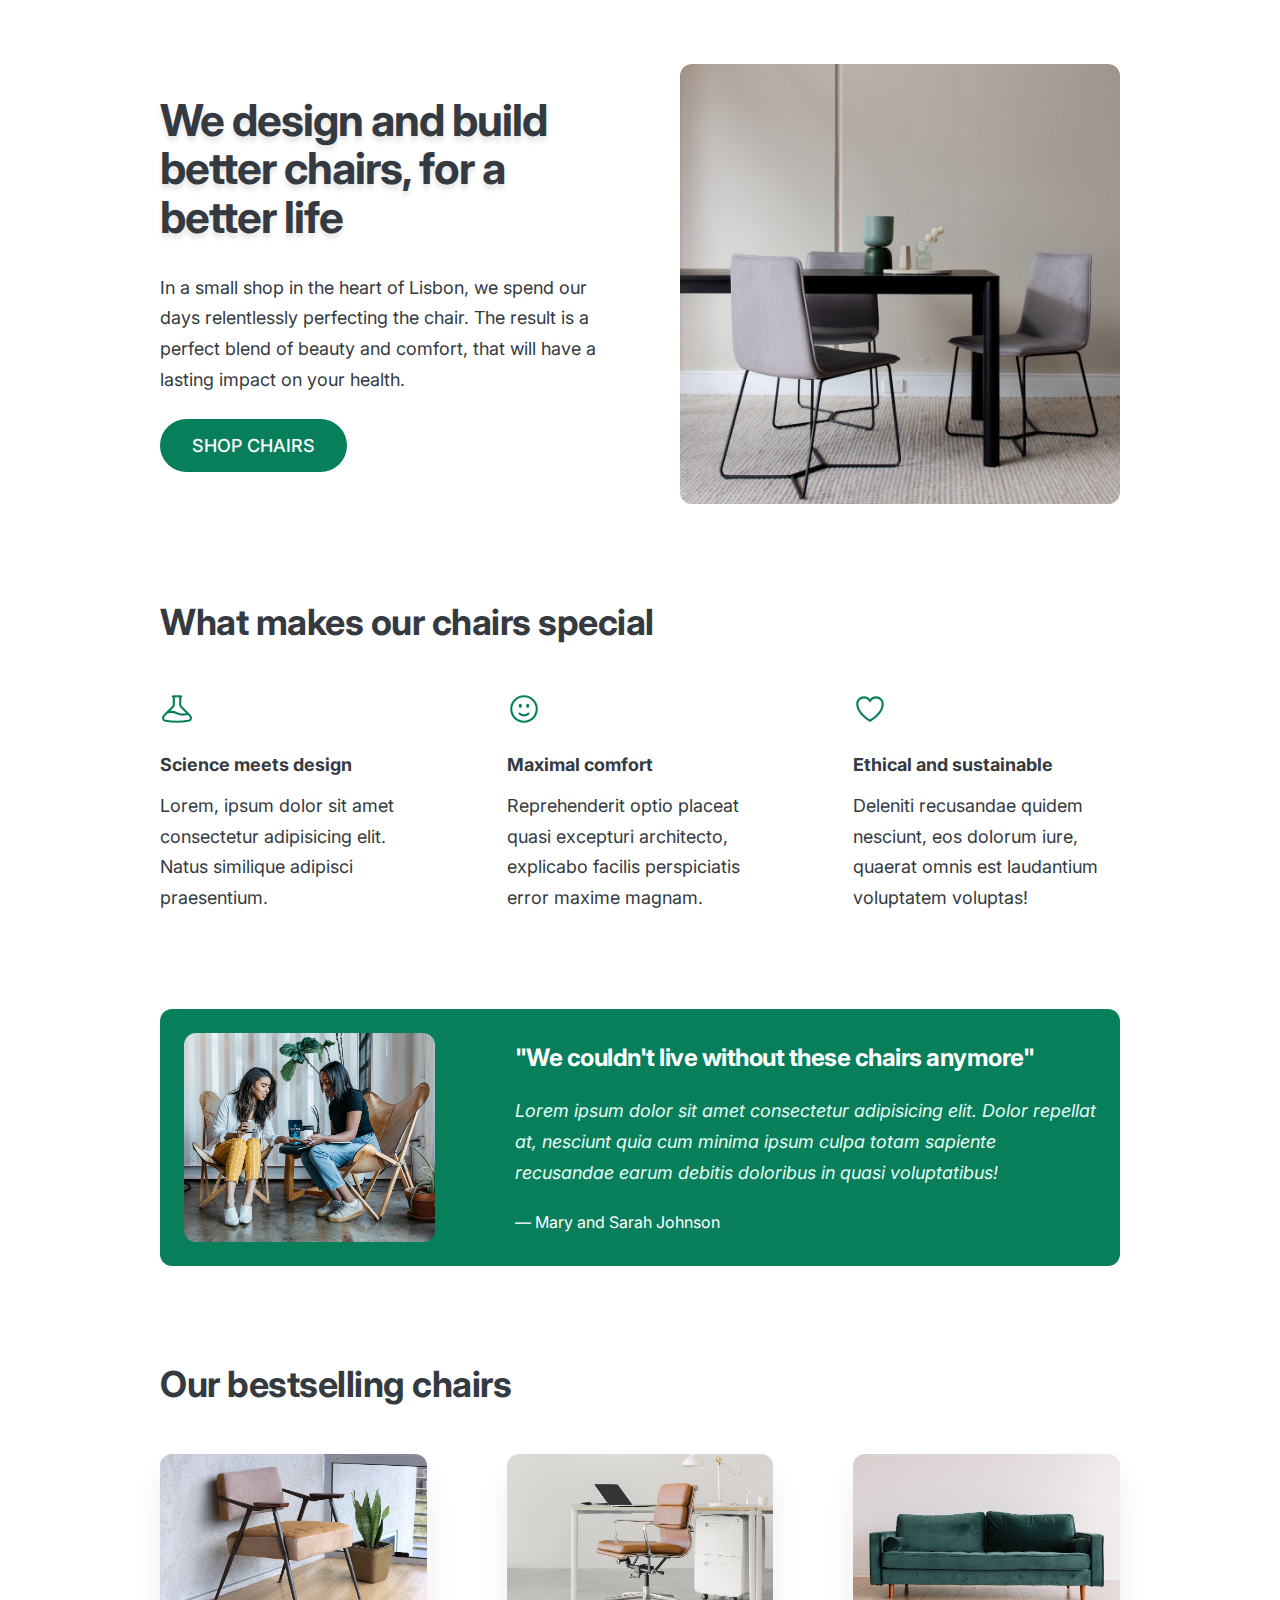
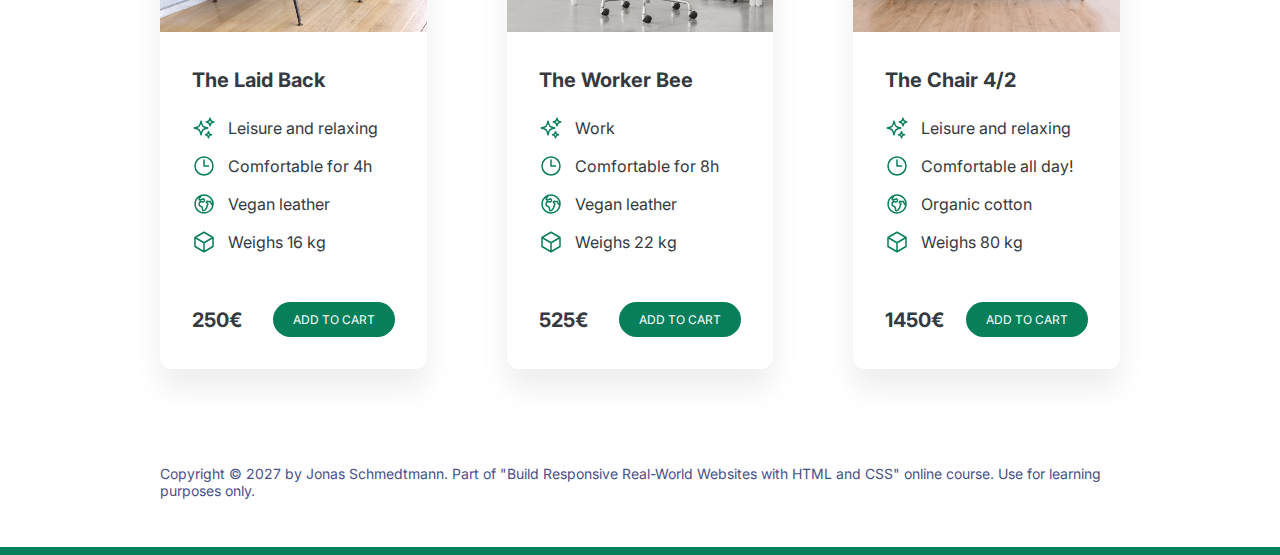
<file: 05-Design/index.html>
<!DOCTYPE html>
<html lang="en">
  <head>
    <meta charset="UTF-8" />
    <meta http-equiv="X-UA-Compatible" content="IE=edge" />
    <meta name="viewport" content="width=device-width, initial-scale=1.0" />
    <link rel="preconnect" href="https://fonts.googleapis.com">
    <link rel="preconnect" href="https://fonts.gstatic.com" crossorigin>
    <link href="https://fonts.googleapis.com/css2?family=Inter:wght@400;500;700&display=swap" rel="stylesheet">
    <link rel="stylesheet" href="style.css" />
    <title>Lisbon Chair Shop</title>
  </head>
  <body>
    <div class="container">
      <header>
        <div class="header-text-box">
          <h1>We design and build better chairs, for a better life</h1>
          <p class="header-text">
            In a small shop in the heart of Lisbon, we spend our days
            relentlessly perfecting the chair. The result is a perfect blend of
            beauty and comfort, that will have a lasting impact on your health.
          </p>
          <a class="btn btn--big" href="#">Shop chairs</a>
        </div>
        <img src="hero.jpg" alt="Photo" />
      </header>

      <section>
        <h2>What makes our chairs special</h2>
        <div class="grid-3-cols">
          <div>
            <svg xmlns="http://www.w3.org/2000/svg" fill="none" viewBox="0 0 24 24" stroke-width="1.5" stroke="currentColor" class="features-icon">
              <path stroke-linecap="round" stroke-linejoin="round" d="M9.75 3.104v5.714a2.25 2.25 0 0 1-.659 1.591L5 14.5M9.75 3.104c-.251.023-.501.05-.75.082m.75-.082a24.301 24.301 0 0 1 4.5 0m0 0v5.714c0 .597.237 1.17.659 1.591L19.8 15.3M14.25 3.104c.251.023.501.05.75.082M19.8 15.3l-1.57.393A9.065 9.065 0 0 1 12 15a9.065 9.065 0 0 0-6.23-.693L5 14.5m14.8.8 1.402 1.402c1.232 1.232.65 3.318-1.067 3.611A48.309 48.309 0 0 1 12 21c-2.773 0-5.491-.235-8.135-.687-1.718-.293-2.3-2.379-1.067-3.61L5 14.5" />
            </svg>
            
            <p class="features-title"><strong>Science meets design</strong></p>
            <p class="features-text">
              Lorem, ipsum dolor sit amet consectetur adipisicing elit. Natus
              similique adipisci praesentium.
            </p>
          </div>

          <div>
            <svg xmlns="http://www.w3.org/2000/svg" fill="none" viewBox="0 0 24 24" stroke-width="1.5" stroke="currentColor" class="features-icon">
              <path stroke-linecap="round" stroke-linejoin="round" d="M15.182 15.182a4.5 4.5 0 0 1-6.364 0M21 12a9 9 0 1 1-18 0 9 9 0 0 1 18 0ZM9.75 9.75c0 .414-.168.75-.375.75S9 10.164 9 9.75 9.168 9 9.375 9s.375.336.375.75Zm-.375 0h.008v.015h-.008V9.75Zm5.625 0c0 .414-.168.75-.375.75s-.375-.336-.375-.75.168-.75.375-.75.375.336.375.75Zm-.375 0h.008v.015h-.008V9.75Z" />
            </svg>
            <p class="features-title">
              <strong>Maximal comfort</strong>
            </p>
            <p class="features-text">
              Reprehenderit optio placeat quasi excepturi architecto, explicabo
              facilis perspiciatis error maxime magnam.
            </p>
          </div>

          <div>
            <svg xmlns="http://www.w3.org/2000/svg" fill="none" viewBox="0 0 24 24" stroke-width="1.5" stroke="currentColor" class="features-icon">
              <path stroke-linecap="round" stroke-linejoin="round" d="M21 8.25c0-2.485-2.099-4.5-4.688-4.5-1.935 0-3.597 1.126-4.312 2.733-.715-1.607-2.377-2.733-4.313-2.733C5.1 3.75 3 5.765 3 8.25c0 7.22 9 12 9 12s9-4.78 9-12Z" />
            </svg>
            
            <p class="features-title">
              <strong>Ethical and sustainable</strong>
            </p>
            <p class="features-text">
              Deleniti recusandae quidem nesciunt, eos dolorum iure, quaerat
              omnis est laudantium voluptatem voluptas!
            </p>
          </div>
        </div>
      </section>

      <section class="testimonial-section">
        <div class="grid-3-cols">
          <img src="customers.jpg" alt="People sitting on chairs" />
          <div class="testimonial-box">
            <h2>"We couldn't live without these chairs anymore"</h2>
            <blockquote class="testimonial-text">
              Lorem ipsum dolor sit amet consectetur adipisicing elit. Dolor
              repellat at, nesciunt quia cum minima ipsum culpa totam sapiente
              recusandae earum debitis doloribus in quasi voluptatibus!
            </blockquote>
            <p class="testimonial-author">&mdash; Mary and Sarah Johnson</p>
          </div>
        </div>
      </section>

      <section>
        <h2>Our bestselling chairs</h2>
        <div class="grid-3-cols">
          <figure class="chair">
            <img src="chair-1.jpg" alt="Chair" />
            <div class="chair-box">
              <h3>The Laid Back</h3>
              <ul class="chair-details">
                <li>
                  <svg xmlns="http://www.w3.org/2000/svg" fill="none" viewBox="0 0 24 24" stroke-width="1.5" stroke="currentColor" class="chair-icon">
                    <path stroke-linecap="round" stroke-linejoin="round" d="M9.813 15.904 9 18.75l-.813-2.846a4.5 4.5 0 0 0-3.09-3.09L2.25 12l2.846-.813a4.5 4.5 0 0 0 3.09-3.09L9 5.25l.813 2.846a4.5 4.5 0 0 0 3.09 3.09L15.75 12l-2.846.813a4.5 4.5 0 0 0-3.09 3.09ZM18.259 8.715 18 9.75l-.259-1.035a3.375 3.375 0 0 0-2.455-2.456L14.25 6l1.036-.259a3.375 3.375 0 0 0 2.455-2.456L18 2.25l.259 1.035a3.375 3.375 0 0 0 2.456 2.456L21.75 6l-1.035.259a3.375 3.375 0 0 0-2.456 2.456ZM16.894 20.567 16.5 21.75l-.394-1.183a2.25 2.25 0 0 0-1.423-1.423L13.5 18.75l1.183-.394a2.25 2.25 0 0 0 1.423-1.423l.394-1.183.394 1.183a2.25 2.25 0 0 0 1.423 1.423l1.183.394-1.183.394a2.25 2.25 0 0 0-1.423 1.423Z" />
                  </svg>
                  
                  <!-- Span is a generic INLINE text element, it doesn't have any meaning. It's like a div element, but inline -->
                  <span>Leisure and relaxing</span>
                </li>
                <li>
                  <svg xmlns="http://www.w3.org/2000/svg" fill="none" viewBox="0 0 24 24" stroke-width="1.5" stroke="currentColor" class="chair-icon">
                    <path stroke-linecap="round" stroke-linejoin="round" d="M12 6v6h4.5m4.5 0a9 9 0 1 1-18 0 9 9 0 0 1 18 0Z" />
                  </svg>
                  
                  <span>Comfortable for 4h</span>
                </li>
                <li>
                  <svg xmlns="http://www.w3.org/2000/svg" fill="none" viewBox="0 0 24 24" stroke-width="1.5" stroke="currentColor" class="chair-icon">
                    <path stroke-linecap="round" stroke-linejoin="round" d="m20.893 13.393-1.135-1.135a2.252 2.252 0 0 1-.421-.585l-1.08-2.16a.414.414 0 0 0-.663-.107.827.827 0 0 1-.812.21l-1.273-.363a.89.89 0 0 0-.738 1.595l.587.39c.59.395.674 1.23.172 1.732l-.2.2c-.212.212-.33.498-.33.796v.41c0 .409-.11.809-.32 1.158l-1.315 2.191a2.11 2.11 0 0 1-1.81 1.025 1.055 1.055 0 0 1-1.055-1.055v-1.172c0-.92-.56-1.747-1.414-2.089l-.655-.261a2.25 2.25 0 0 1-1.383-2.46l.007-.042a2.25 2.25 0 0 1 .29-.787l.09-.15a2.25 2.25 0 0 1 2.37-1.048l1.178.236a1.125 1.125 0 0 0 1.302-.795l.208-.73a1.125 1.125 0 0 0-.578-1.315l-.665-.332-.091.091a2.25 2.25 0 0 1-1.591.659h-.18c-.249 0-.487.1-.662.274a.931.931 0 0 1-1.458-1.137l1.411-2.353a2.25 2.25 0 0 0 .286-.76m11.928 9.869A9 9 0 0 0 8.965 3.525m11.928 9.868A9 9 0 1 1 8.965 3.525" />
                  </svg>
                  
                  <span>Vegan leather</span>
                </li>
                <li>
                  <svg xmlns="http://www.w3.org/2000/svg" fill="none" viewBox="0 0 24 24" stroke-width="1.5" stroke="currentColor" class="chair-icon">
                    <path stroke-linecap="round" stroke-linejoin="round" d="m21 7.5-9-5.25L3 7.5m18 0-9 5.25m9-5.25v9l-9 5.25M3 7.5l9 5.25M3 7.5v9l9 5.25m0-9v9" />
                  </svg>
                  
                  <span>Weighs 16 kg</span>
                </li>
              </ul>
              <div class="chair-price">
                <strong>250€</strong>
                <a href="#" class="btn btn--small">Add to cart</a>
              </div>
            </div>
          </figure>

          <figure class="chair">
            <img src="chair-2.jpg" alt="Chair" />
            <div class="chair-box">
              <h3>The Worker Bee</h3>
              <ul class="chair-details">
                <li>
                  <svg xmlns="http://www.w3.org/2000/svg" fill="none" viewBox="0 0 24 24" stroke-width="1.5" stroke="currentColor" class="chair-icon">
                    <path stroke-linecap="round" stroke-linejoin="round" d="M9.813 15.904 9 18.75l-.813-2.846a4.5 4.5 0 0 0-3.09-3.09L2.25 12l2.846-.813a4.5 4.5 0 0 0 3.09-3.09L9 5.25l.813 2.846a4.5 4.5 0 0 0 3.09 3.09L15.75 12l-2.846.813a4.5 4.5 0 0 0-3.09 3.09ZM18.259 8.715 18 9.75l-.259-1.035a3.375 3.375 0 0 0-2.455-2.456L14.25 6l1.036-.259a3.375 3.375 0 0 0 2.455-2.456L18 2.25l.259 1.035a3.375 3.375 0 0 0 2.456 2.456L21.75 6l-1.035.259a3.375 3.375 0 0 0-2.456 2.456ZM16.894 20.567 16.5 21.75l-.394-1.183a2.25 2.25 0 0 0-1.423-1.423L13.5 18.75l1.183-.394a2.25 2.25 0 0 0 1.423-1.423l.394-1.183.394 1.183a2.25 2.25 0 0 0 1.423 1.423l1.183.394-1.183.394a2.25 2.25 0 0 0-1.423 1.423Z" />
                  </svg>
                  
                  <span>Work</span>
                </li>
                <li>
                  <svg xmlns="http://www.w3.org/2000/svg" fill="none" viewBox="0 0 24 24" stroke-width="1.5" stroke="currentColor" class="chair-icon">
                  <path stroke-linecap="round" stroke-linejoin="round" d="M12 6v6h4.5m4.5 0a9 9 0 1 1-18 0 9 9 0 0 1 18 0Z" />
                  </svg>

                  <span>Comfortable for 8h</span>
                </li>
                <li>
                  <svg xmlns="http://www.w3.org/2000/svg" fill="none" viewBox="0 0 24 24" stroke-width="1.5" stroke="currentColor" class="chair-icon">
                    <path stroke-linecap="round" stroke-linejoin="round" d="m20.893 13.393-1.135-1.135a2.252 2.252 0 0 1-.421-.585l-1.08-2.16a.414.414 0 0 0-.663-.107.827.827 0 0 1-.812.21l-1.273-.363a.89.89 0 0 0-.738 1.595l.587.39c.59.395.674 1.23.172 1.732l-.2.2c-.212.212-.33.498-.33.796v.41c0 .409-.11.809-.32 1.158l-1.315 2.191a2.11 2.11 0 0 1-1.81 1.025 1.055 1.055 0 0 1-1.055-1.055v-1.172c0-.92-.56-1.747-1.414-2.089l-.655-.261a2.25 2.25 0 0 1-1.383-2.46l.007-.042a2.25 2.25 0 0 1 .29-.787l.09-.15a2.25 2.25 0 0 1 2.37-1.048l1.178.236a1.125 1.125 0 0 0 1.302-.795l.208-.73a1.125 1.125 0 0 0-.578-1.315l-.665-.332-.091.091a2.25 2.25 0 0 1-1.591.659h-.18c-.249 0-.487.1-.662.274a.931.931 0 0 1-1.458-1.137l1.411-2.353a2.25 2.25 0 0 0 .286-.76m11.928 9.869A9 9 0 0 0 8.965 3.525m11.928 9.868A9 9 0 1 1 8.965 3.525" />
                  </svg>
                  
                  <span>Vegan leather</span>
                </li>
                <li>
                  <svg xmlns="http://www.w3.org/2000/svg" fill="none" viewBox="0 0 24 24" stroke-width="1.5" stroke="currentColor" class="chair-icon">
                    <path stroke-linecap="round" stroke-linejoin="round" d="m21 7.5-9-5.25L3 7.5m18 0-9 5.25m9-5.25v9l-9 5.25M3 7.5l9 5.25M3 7.5v9l9 5.25m0-9v9" />
                  </svg>
                  
                  <span>Weighs 22 kg</span>
                </li>
              </ul>
              <div class="chair-price">
                <strong>525€</strong>
                <a href="#" class="btn btn--small">Add to cart</a>
              </div>
            </div>
          </figure>

          <figure class="chair">
            <img src="chair-3.jpg" alt="Chair" />
            <div class="chair-box">
              <h3>The Chair 4/2</h3>
              <ul class="chair-details">
                <li>
                  <svg xmlns="http://www.w3.org/2000/svg" fill="none" viewBox="0 0 24 24" stroke-width="1.5" stroke="currentColor" class="chair-icon">
                    <path stroke-linecap="round" stroke-linejoin="round" d="M9.813 15.904 9 18.75l-.813-2.846a4.5 4.5 0 0 0-3.09-3.09L2.25 12l2.846-.813a4.5 4.5 0 0 0 3.09-3.09L9 5.25l.813 2.846a4.5 4.5 0 0 0 3.09 3.09L15.75 12l-2.846.813a4.5 4.5 0 0 0-3.09 3.09ZM18.259 8.715 18 9.75l-.259-1.035a3.375 3.375 0 0 0-2.455-2.456L14.25 6l1.036-.259a3.375 3.375 0 0 0 2.455-2.456L18 2.25l.259 1.035a3.375 3.375 0 0 0 2.456 2.456L21.75 6l-1.035.259a3.375 3.375 0 0 0-2.456 2.456ZM16.894 20.567 16.5 21.75l-.394-1.183a2.25 2.25 0 0 0-1.423-1.423L13.5 18.75l1.183-.394a2.25 2.25 0 0 0 1.423-1.423l.394-1.183.394 1.183a2.25 2.25 0 0 0 1.423 1.423l1.183.394-1.183.394a2.25 2.25 0 0 0-1.423 1.423Z" />
                  </svg>
                  
                  <span>Leisure and relaxing</span>
                </li>
                <li>
                  <svg xmlns="http://www.w3.org/2000/svg" fill="none" viewBox="0 0 24 24" stroke-width="1.5" stroke="currentColor" class="chair-icon">
  <path stroke-linecap="round" stroke-linejoin="round" d="M12 6v6h4.5m4.5 0a9 9 0 1 1-18 0 9 9 0 0 1 18 0Z" />
</svg>

                  <span>Comfortable all day!</span>
                </li>
                <li>
                  <svg xmlns="http://www.w3.org/2000/svg" fill="none" viewBox="0 0 24 24" stroke-width="1.5" stroke="currentColor" class="chair-icon">
                    <path stroke-linecap="round" stroke-linejoin="round" d="m20.893 13.393-1.135-1.135a2.252 2.252 0 0 1-.421-.585l-1.08-2.16a.414.414 0 0 0-.663-.107.827.827 0 0 1-.812.21l-1.273-.363a.89.89 0 0 0-.738 1.595l.587.39c.59.395.674 1.23.172 1.732l-.2.2c-.212.212-.33.498-.33.796v.41c0 .409-.11.809-.32 1.158l-1.315 2.191a2.11 2.11 0 0 1-1.81 1.025 1.055 1.055 0 0 1-1.055-1.055v-1.172c0-.92-.56-1.747-1.414-2.089l-.655-.261a2.25 2.25 0 0 1-1.383-2.46l.007-.042a2.25 2.25 0 0 1 .29-.787l.09-.15a2.25 2.25 0 0 1 2.37-1.048l1.178.236a1.125 1.125 0 0 0 1.302-.795l.208-.73a1.125 1.125 0 0 0-.578-1.315l-.665-.332-.091.091a2.25 2.25 0 0 1-1.591.659h-.18c-.249 0-.487.1-.662.274a.931.931 0 0 1-1.458-1.137l1.411-2.353a2.25 2.25 0 0 0 .286-.76m11.928 9.869A9 9 0 0 0 8.965 3.525m11.928 9.868A9 9 0 1 1 8.965 3.525" />
                  </svg>
                  
                  <span>Organic cotton</span>
                </li>
                <li>
                  <svg xmlns="http://www.w3.org/2000/svg" fill="none" viewBox="0 0 24 24" stroke-width="1.5" stroke="currentColor" class="chair-icon">
                    <path stroke-linecap="round" stroke-linejoin="round" d="m21 7.5-9-5.25L3 7.5m18 0-9 5.25m9-5.25v9l-9 5.25M3 7.5l9 5.25M3 7.5v9l9 5.25m0-9v9" />
                  </svg>
                  
                  <span>Weighs 80 kg</span>
                </li>
              </ul>
              <div class="chair-price">
                <strong>1450€</strong>
                <a href="#" class="btn btn--small">Add to cart</a>
              </div>
            </div>
          </figure>
        </div>
      </section>

      <footer>
        Copyright &copy; 2027 by Jonas Schmedtmann. Part of "Build Responsive
        Real-World Websites with HTML and CSS" online course. Use for learning
        purposes only.
      </footer>
    </div>
  </body>
</html>
</file>
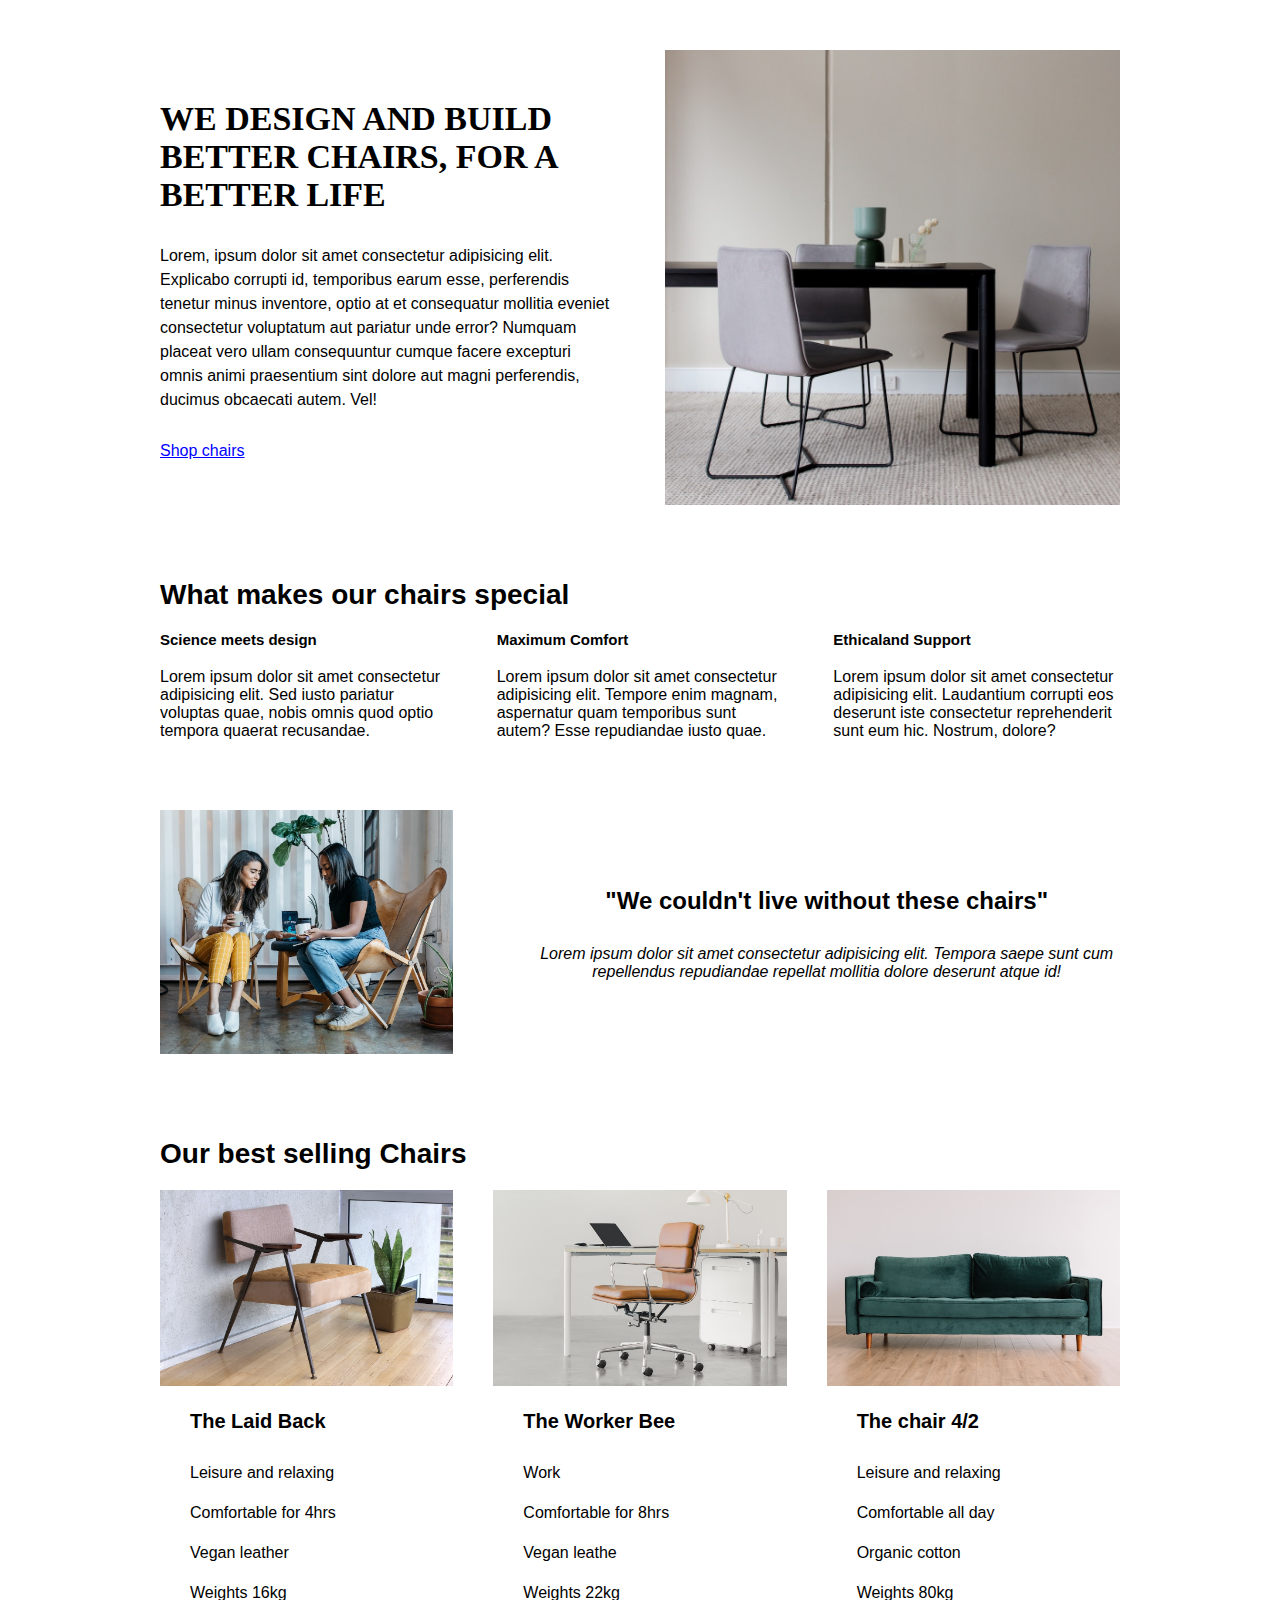
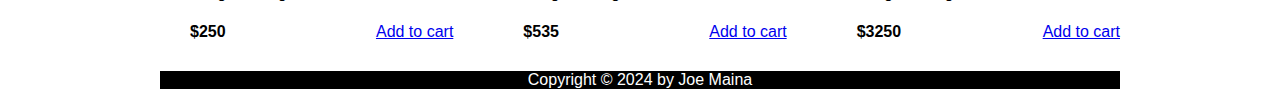
<file: Design/index.html>
<!DOCTYPE html>
<html lang="en">
<head>
    <meta charset="UTF-8">
    <meta name="viewport" content="width=device-width, initial-scale=1.0">
    <link rel="stylesheet" href="styles.css">
    <title>Document</title>
</head>
<body>
    <div class="container">
        <section class="top">
            <div class="left">
                <h2 class="black-title">We design and build better chairs, for a better life</h2>
                <p class="text">Lorem, ipsum dolor sit amet consectetur adipisicing elit. Explicabo corrupti id, temporibus earum esse, perferendis tenetur minus inventore, optio at et consequatur mollitia eveniet consectetur voluptatum aut pariatur unde error? Numquam placeat vero ullam consequuntur cumque facere excepturi omnis animi praesentium sint dolore aut magni perferendis, ducimus obcaecati autem. Vel!</p>
                <a href="" class="chairs-link">Shop chairs</a>
            </div>
            <div class="right">
                <img src="./hero.jpg" alt="">
            </div>
        </section>
        <section class="special">
            <h1 class="spheading">What makes our chairs special</h1>
            <div class="special-container">
                <div class="left-special">
                    <h3 class="special-heading">Science meets design</h3>
                    <p class="special-text">Lorem ipsum dolor sit amet consectetur adipisicing elit. Sed iusto pariatur voluptas quae, nobis omnis quod optio tempora quaerat recusandae.</p>
                </div>
                <div class="center-special">
                    <h3 class="special-heading">Maximum Comfort</h3>
                    <p class="special-text">Lorem ipsum dolor sit amet consectetur adipisicing elit. Tempore enim magnam, aspernatur quam temporibus sunt autem? Esse repudiandae iusto quae.</p>
                </div>
                <div class="right-special">
                    <h3 class="special-heading">Ethicaland Support</h3>
                    <p class="special-text">Lorem ipsum dolor sit amet consectetur adipisicing elit. Laudantium corrupti eos deserunt iste consectetur reprehenderit sunt eum hic. Nostrum, dolore?</p>
                </div>
            </div>
        </section>
        <section class="testimony">
            <div class="left-testimony">
                <img src="./customers.jpg" alt="">
            </div>
            <div class="right-testimony">
                <div class="title-testimony">"We couldn't live without these chairs"</div>
                <div class="text-testimony">Lorem ipsum dolor sit amet consectetur adipisicing elit. Tempora saepe sunt cum repellendus repudiandae repellat mollitia dolore deserunt atque id!</div>
            </div>
        </section>
        <section class="best-seller">
            <h3 class="spheading">Our best selling Chairs</h3>
            <div class="best-container">
                <div class="best-left">
                    <img src="./chair-1.jpg" alt="">
                    <div class="details">
                        <h4>The Laid Back</h4>
                        <ul>
                            <li>Leisure and relaxing</li>
                            <li>Comfortable for 4hrs</li>
                            <li>Vegan leather</li>
                            <li>Weights 16kg</li>
                        </ul>
                        <div class="price">
                            <p class="bold">$250</p>
                            <a href="#">Add to cart</a>
                        </div>
                    </div>
                </div>
                <div class="best-center">
                    <img src="./chair-2.jpg" alt="">
                    <div class="details">
                        <h4>The Worker Bee</h4>
                        <ul>
                            <li>Work</li>
                            <li>Comfortable for 8hrs</li>
                            <li>Vegan leathe</li>
                            <li>Weights 22kg</li>
                        </ul>
                        <div class="price">
                            <p class="bold">$535</p>
                            <a href="#">Add to cart</a>
                        </div>
                    </div>
                </div>
                <div class="best-left">
                    <img src="./chair-3.jpg" alt="">
                    <div class="details">
                        <h4>The chair 4/2</h4>
                        <ul>
                            <li>Leisure and relaxing</li>
                            <li>Comfortable all day</li>
                            <li>Organic cotton</li>
                            <li>Weights 80kg</li>
                        </ul>
                        <div class="price">
                            <p class="bold">$3250</p>
                            <a href="#">Add to cart</a>
                        </div>
                    </div>
                </div>
            </div>
        </section>
        <section class="footer">
            <p>Copyright &copy; 2024 by Joe Maina </p>
        </section>
    </div>
</body>
</html>
</file>
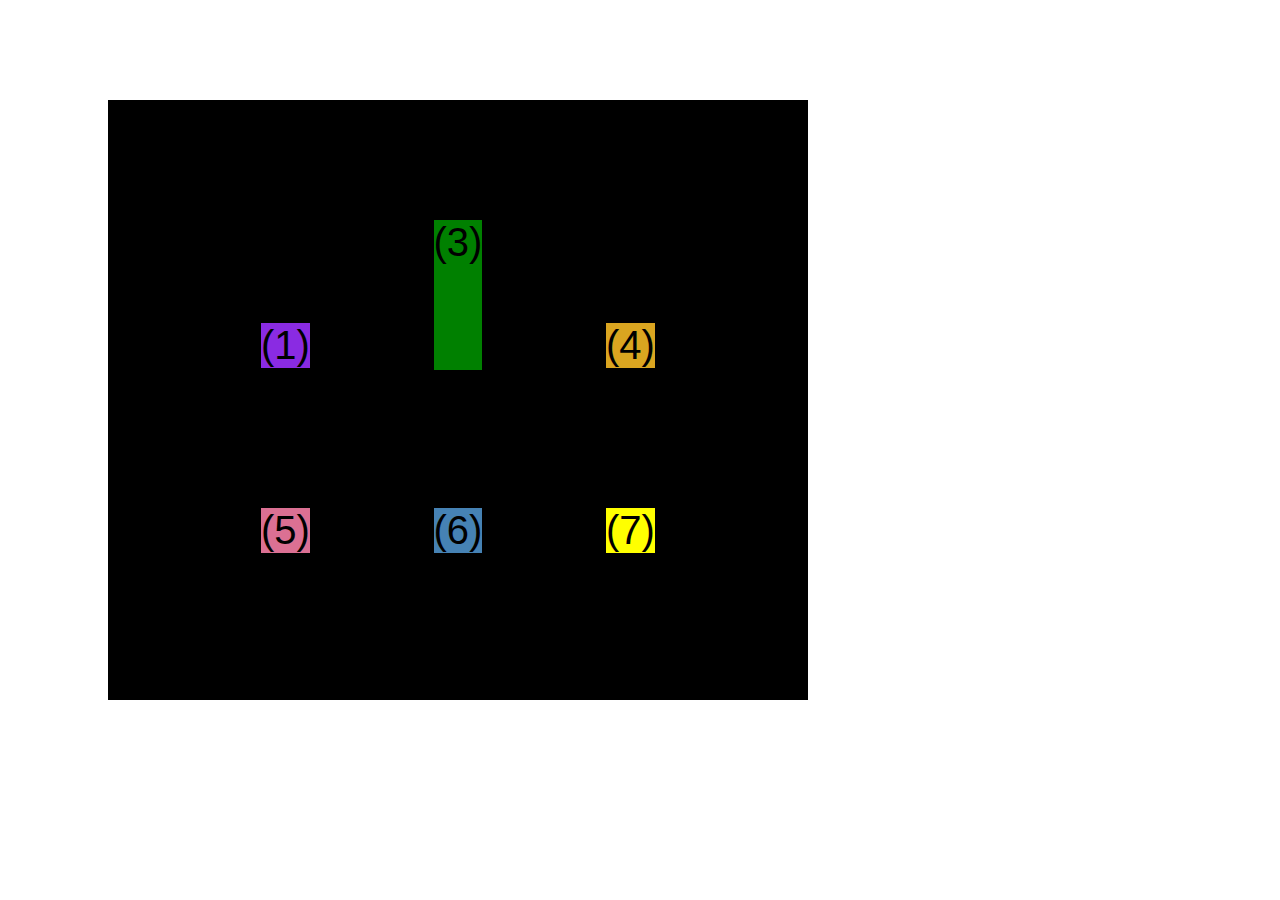
<file: css-grid.html>
<!DOCTYPE html>
<html lang="en">
  <head>
    <meta charset="UTF-8" />
    <meta http-equiv="X-UA-Compatible" content="IE=edge" />
    <meta name="viewport" content="width=device-width, initial-scale=1.0" />
    <title>CSS Grid</title>
    <style>

      
      .el--1 {
        background-color: blueviolet;
      }
      .el--2 {
        background-color: orangered;
        grid-column: 1 / 2;
        grid-row: 2/3;
      }
      .el--3 {
        background-color: green;
        height: 150px;
        align-self: start;
        justify-self: center;
      }
      .el--4 {
        background-color: goldenrod;
      }
      .el--5 {
        background-color: palevioletred;
  
      }
      .el--6 {
        background-color: steelblue;
      }
      .el--7 {
        background-color: yellow;
      }
      .el--8 {
        background-color: crimson;
        grid-column: 2 / -1;
        grid-row: 3 / 1
      }

      .container--1 {
        /* STARTER */
        font-family: sans-serif;
        background-color: #ddd;
        font-size: 40px;
        margin: 40px;

        /* CSS GRID */
        /* display: grid; */
        grid-template-columns: repeat(4, 1fr);
        /* grid-template-columns: 1fr 1fr 1fr auto; */
        grid-template-rows: repeat(2, 3fr);
        gap: 10px;
        display: none;
      }

      .container--2 {
        /* STARTER */
        display: grid;
        gap: 10px;
        grid-template-columns: 125px 200px 125px;
        grid-template-rows: 250px 100px;
        font-family: sans-serif;
        background-color: black;
        font-size: 40px;
        margin: 100px;

        width: 700px;
        height: 600px;

        /* aligning tracks inside container distribute empty space */
        justify-content: center;
        align-content: center;



        /* Aligning the items inside the cells */
        align-items: center;
        justify-items: center;
      }
    </style>
  </head>
  <body>
    <div class="container--1">
      <div class="el el--1">(1) HTML</div>
      <div class="el el--2">(2) and</div>
      <div class="el el--3">(3) CSS</div>
      <div class="el el--4">(4) are</div>
      <div class="el el--5">(5) amazing</div>
      <div class="el el--6">(6) languages</div>
      <div class="el el--7">(7) to</div>
      <div class="el el--8">(8) learn</div>
    </div>

    <div class="container--2">
      <div class="el el--1">(1)</div>
      <div class="el el--3">(3)</div>
      <div class="el el--4">(4)</div>
      <div class="el el--5">(5)</div>
      <div class="el el--6">(6)</div>
      <div class="el el--7">(7)</div>
    </div>
  </body>
</html>
</file>
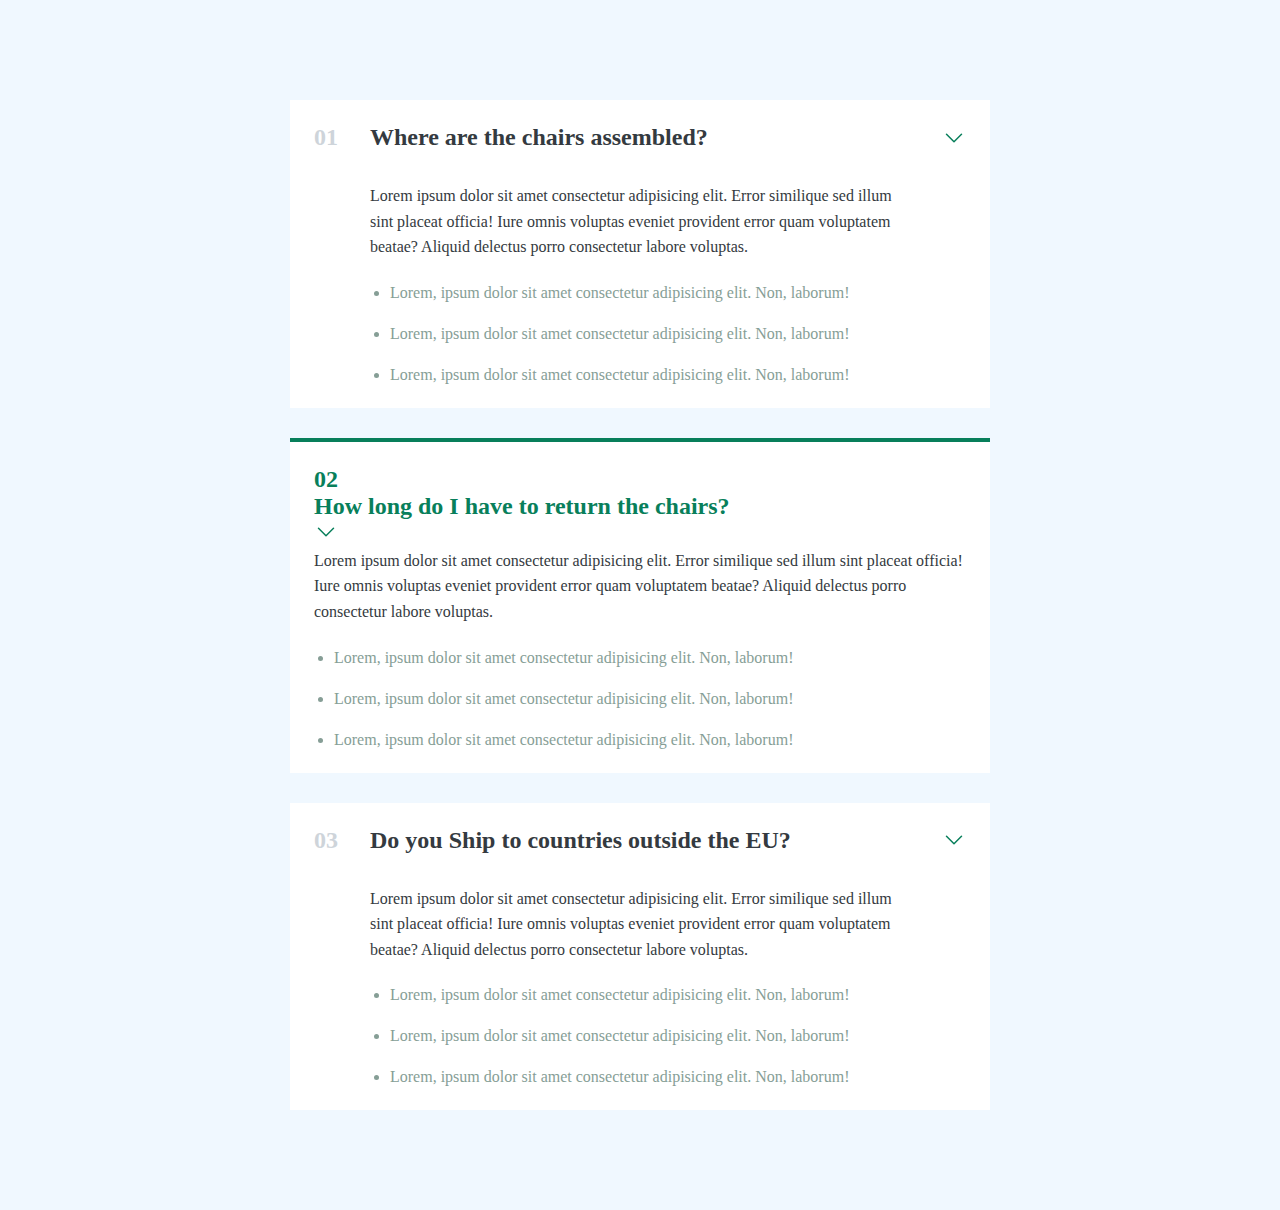
<file: 06-Components/01-accord.html>
<!DOCTYPE html>
<html lang="en">
<head>
    <meta charset="UTF-8">
    <meta name="viewport" content="width=device-width, initial-scale=1.0">
    <title>Accordion component</title>
    <style>
        * {
            margin: 0;
            padding: 0;
            box-sizing: border-box;
        }

        body {
            color: #343a40;
            font-family: serif;
            background-color: aliceblue;
        }

        .accordion {
            width: 700px;
            margin: 100px auto;

            display: flex;
            flex-direction: column;
            gap: 30px;
        }

        .item {
            box-shadow: 0 0 32px rgba(0,0,0 0.1);
            padding: 24px;
            background-color: white;

            display:  grid;
            grid-template-columns: auto 1fr auto;
            column-gap: 32px;
            row-gap: 32px;
            align-items: center;
        }

        .number, .text {
            font-size: 24px;
            font-weight: bold;
            /* color: #087f5b;  */
        }

        .number {
            color: #ced4da;
        }

        .icon {
            width: 24px;
            height: 24px;
            stroke: #087f5b;
        }

        .hidden-box {
            grid-column: 2;
            display: none;
        }

        .hidden-box p {
            line-height: 1.6;
            margin-bottom: 24px;
        }
        
        .hidden-box ul {
            color: #869e96;
            margin-left: 20px;

            display: flex;
            flex-direction: column;
            gap: 23px;
        }

        .open {
            border-top: 4px solid #087f5b;
        }

        .open, .hidden-box {
            display: block;
        }

        .open .number,
        .open .text {
            color:#087f5b;
        } 

    </style>
</head>
<body>
    <div class="accordion">
        <div class="item">
            <p class='number'>01</p>
            <p class="text">Where are the chairs assembled?</p>
            <svg xmlns="http://www.w3.org/2000/svg" fill="none" viewBox="0 0 24 24" stroke-width="1.5" stroke="currentColor" class="icon">
            <path stroke-linecap="round" stroke-linejoin="round" d="m19.5 8.25-7.5 7.5-7.5-7.5" />
            </svg>
            <div class="hidden-box">
                <p>Lorem ipsum dolor sit amet consectetur adipisicing elit. Error similique sed illum sint placeat officia! Iure omnis voluptas eveniet provident error quam voluptatem beatae? Aliquid delectus porro consectetur labore voluptas.</p>
                <ul>
                    <li>Lorem, ipsum dolor sit amet consectetur adipisicing elit. Non, laborum!</li>
                    <li>Lorem, ipsum dolor sit amet consectetur adipisicing elit. Non, laborum!</li>
                    <li>Lorem, ipsum dolor sit amet consectetur adipisicing elit. Non, laborum!</li>
                </ul>
            </div>
        </div>
        <div class="item open">
            <p class='number'>02</p>
            <p class="text">How long do I have to return the chairs?</p>
            <svg xmlns="http://www.w3.org/2000/svg" fill="none" viewBox="0 0 24 24" stroke-width="1.5" stroke="currentColor" class="icon">
            <path stroke-linecap="round" stroke-linejoin="round" d="m19.5 8.25-7.5 7.5-7.5-7.5" />
            </svg>
            <div class="hidden-box">
                <p>Lorem ipsum dolor sit amet consectetur adipisicing elit. Error similique sed illum sint placeat officia! Iure omnis voluptas eveniet provident error quam voluptatem beatae? Aliquid delectus porro consectetur labore voluptas.</p>
                <ul>
                    <li>Lorem, ipsum dolor sit amet consectetur adipisicing elit. Non, laborum!</li>
                    <li>Lorem, ipsum dolor sit amet consectetur adipisicing elit. Non, laborum!</li>
                    <li>Lorem, ipsum dolor sit amet consectetur adipisicing elit. Non, laborum!</li>
                </ul>
            </div>
        </div>
        <div class="item">
            <p class='number'>03</p>
            <p class="text">Do you Ship to countries outside the EU?</p>
            <svg xmlns="http://www.w3.org/2000/svg" fill="none" viewBox="0 0 24 24" stroke-width="1.5" stroke="currentColor" class="icon">
            <path stroke-linecap="round" stroke-linejoin="round" d="m19.5 8.25-7.5 7.5-7.5-7.5" />
            </svg>
            <div class="hidden-box">
                <p>Lorem ipsum dolor sit amet consectetur adipisicing elit. Error similique sed illum sint placeat officia! Iure omnis voluptas eveniet provident error quam voluptatem beatae? Aliquid delectus porro consectetur labore voluptas.</p>
                <ul>
                    <li>Lorem, ipsum dolor sit amet consectetur adipisicing elit. Non, laborum!</li>
                    <li>Lorem, ipsum dolor sit amet consectetur adipisicing elit. Non, laborum!</li>
                    <li>Lorem, ipsum dolor sit amet consectetur adipisicing elit. Non, laborum!</li>
                </ul>
            </div>
        </div>
    </div>
    
      
</body>
</html>
</file>
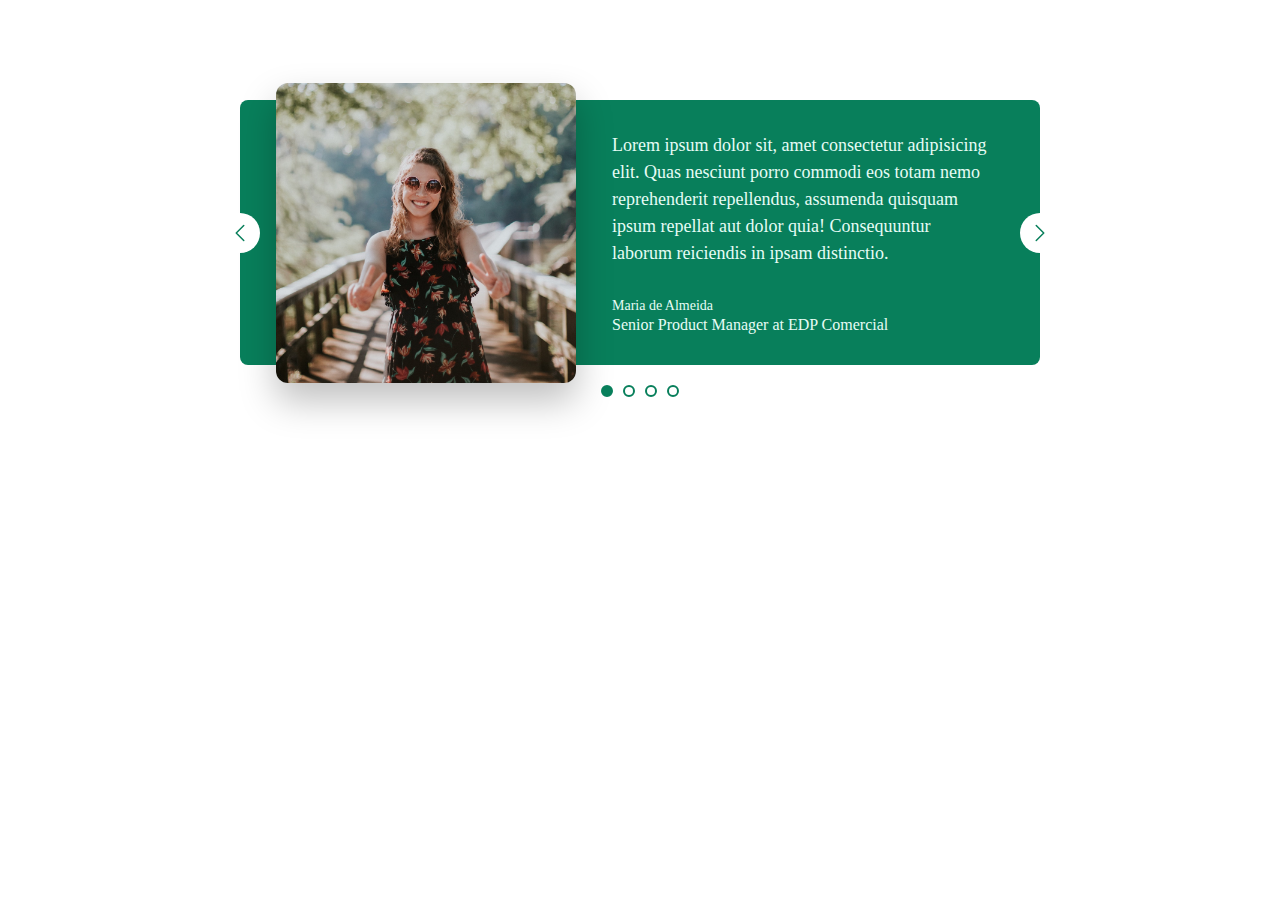
<file: 06-Components/02-carousel.html>
<!DOCTYPE html>
<html lang="en">
<head>
    <meta charset="UTF-8">
    <meta name="viewport" content="width=device-width, initial-scale=1.0">
    <title>Carousel</title>
    <style>
        * {
            margin: 0;
            padding:  0;
            box-sizing: border-box;
        }

        body {
            font-family: serif;
            color: #343a40;
            line-height: 1;
        }

        img {
            width: 200px;
            border-radius: 8px;
            transform: scale(1.5);
            box-shadow: 0 12px 24px rgba(0 0 0 / 25%);
        }

        .carousel {
            background-color: #087f5b;
            width: 800px;
            margin: 100px auto;
            border-radius: 8px;
            color: #e6fcf5;
            padding: 32px 48px 32px 86px;

            display: flex;
            align-items: center;
            gap: 86px;
            position: relative;
    
        }

        .testimonial-text {
            font-size: 18px;
            font-weight: 500;
            line-height: 1.5;
            margin-bottom: 32px;
        }

        .testimonial-author {
            font-size: 14px;
            margin-bottom: 4px;
            color: #e6fcf5
        }
        .testimonial-job {
            color:#e6fcf5;

        }

        /* controls */
        .btn {
            border: none;
            background-color: #fff;
            height: 40px;
            width: 40px;
            position: absolute;
            border-radius: 50%;
            cursor: pointer;
            
            display: flex;
            align-items: center;
            justify-content: center;
        }

        .btn-icon {
            height: 24px;
            width: 24px;
            stroke: #087f5b;
        }

        .btn--left {
            left:0;
            transform: translate(-50%);
        }

        .btn--right {
            right: 0;
            transform: translate(50%);
        }

        .dots {
            position: absolute;
            left: 50%;
            transform: translate(-50% 0);
            bottom: 0;
            transform: translate(-50%, 32px);

            display: flex;
            gap: 10px;
        }

        .dot {
            height: 12px;
            width: 12px;
            background-color: #fff;
            border: 2px solid #087f5b;
            border-radius: 1000px;
            cursor: pointer;
        }

        .dot-fil {
            background-color: #087f5b;
        }
    </style>
</head>
<body>
    <div class="carousel">
        <img src="./maria.jpg" alt="maria de Almeida">
        <blockquote class="testimonial">
            <p class="testimonial-text">
                Lorem ipsum dolor sit, amet consectetur adipisicing elit. Quas nesciunt porro commodi eos totam nemo reprehenderit repellendus, assumenda quisquam ipsum repellat aut dolor quia! Consequuntur laborum reiciendis in ipsam distinctio.
            </p>
            <p class="testimonial-author">Maria de Almeida</p>
            <p class="testimonial-job">Senior Product Manager at EDP Comercial</p>
        </blockquote>
        <button class="btn btn--left">
            <svg xmlns="http://www.w3.org/2000/svg" fill="none" viewBox="0 0 24 24" stroke-width="1.5" stroke="currentColor" class="btn-icon">
                <path stroke-linecap="round" stroke-linejoin="round" d="M15.75 19.5 8.25 12l7.5-7.5" />
              </svg>              
        </button>
        <button class="btn btn--right">
            <svg xmlns="http://www.w3.org/2000/svg" fill="none" viewBox="0 0 24 24" stroke-width="1.5" stroke="currentColor" class="btn-icon">
                <path stroke-linecap="round" stroke-linejoin="round" d="m8.25 4.5 7.5 7.5-7.5 7.5" />
              </svg>
              
        </button>
        <div class="dots">
            <buttton class="dot dot-fil">&nbsp;</buttton>
            <buttton class="dot">&nbsp;</buttton>
            <buttton class="dot">&nbsp;</buttton>
            <buttton class="dot">&nbsp;</buttton>
        </div>
    </div>
</body>
</html>
</file>
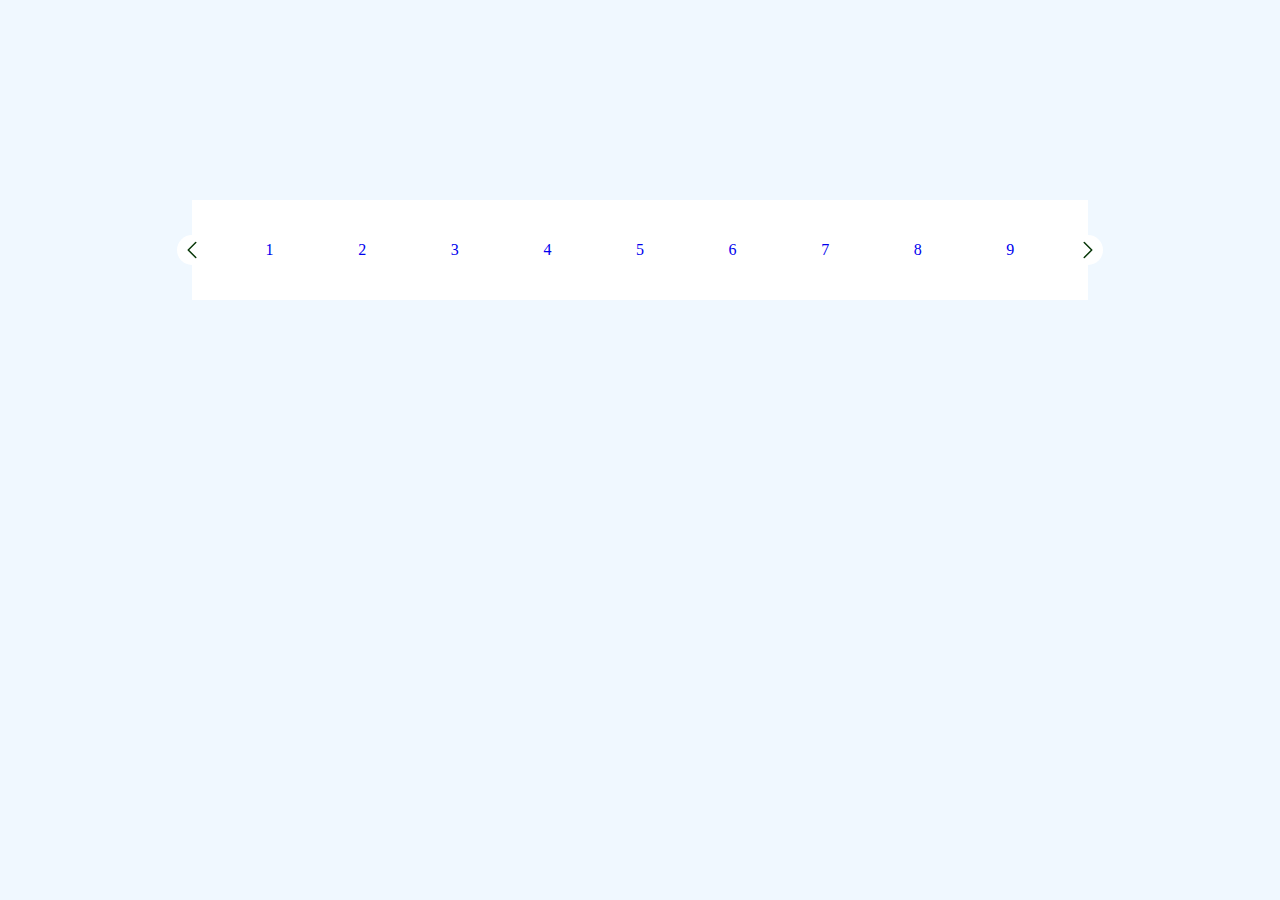
<file: 06-Components/components.html>
<!DOCTYPE html>
<html lang="en">
<head>
    <meta charset="UTF-8">
    <meta name="viewport" content="width=device-width, initial-scale=1.0">
    <title>Accordion component</title>
    <style>
        * {
            margin: 0;
            padding: 0;
            box-sizing: border-box;
        }

        body {
            color: #343a40;
            font-family: serif;
            background-color: aliceblue;
        }
        
        .pagination {
            display: flex;
            width: 70%;
            background-color: #fff;
            margin: 200px auto;
            height: 100px;
            justify-content: space-evenly;
            align-items: center;
            position: relative;

        }
        .btn-icon {
            width: 24px;
            height: 24px;
            stroke: #083708;
            border-radius: ;
        
        }

        .page {
            display: flex;
            justify-content: center;
            align-items: center;
            border-radius: 50%;
            height: 30px;
            width: 30px;
            background-color: #fff;  
        }

        .icon {
            position: absolute;
            height: 30px;
            width: 30px;
            background-color: #fff;
            display: flex;
            align-items: center;
            justify-content: center;
            border-radius: 50%;
        }

        .icon:hover{
            cursor: pointer;
            background-color: #707870;
            border: 1px solid;;
        }

       a {
        text-decoration: none;
       }
       
       .page a:hover{
        color:#fff;
       }

       .page a:hover,
       .page:hover {
        background-color: #707870;
        color:#fff;
        cursor: pointer;
       }

        .icon-left {
            left: 0;
            transform: translate(-50%); 
        }

        .icon-right {
            right: 0;
            transform: translate(50%);
        }


    </style>
</head>
<body>
    <div class="pagination">
        <div class="icon icon-left">
            <svg xmlns="http://www.w3.org/2000/svg" fill="none" viewBox="0 0 24 24" stroke-width="1.5" stroke="currentColor" class="btn-icon">
                <path stroke-linecap="round" stroke-linejoin="round" d="M15.75 19.5 8.25 12l7.5-7.5" />
              </svg>
              
        </div>
        <div class="icon icon-right">
            <svg xmlns="http://www.w3.org/2000/svg" fill="none" viewBox="0 0 24 24" stroke-width="1.5" stroke="currentColor" class="btn-icon">
                <path stroke-linecap="round" stroke-linejoin="round" d="m8.25 4.5 7.5 7.5-7.5 7.5" />
              </svg>
              
        </div>
        <div class="page page-1">
            <a href="#">1</a></div>
        <div class="page page-2">
            <a href="#">2</a></div>
        <div class="page page-3">
            <a href="#">3</a></div>
        <div class="page page-4">
            <a href="#">4</a></div>
        <div class="page page-5">
            <a href="#">5</a></div>
        <div class="page page-6">
            <a href="#">6</a></div>
        <div class="page page-7">
            <a href="#">7</a></div>
        <div class="page page-8">
            <a href="#">8</a></div>
        <div class="page page-9">
            <a href="#">9</a></div>
    </div>
</body>
</html>
</file>
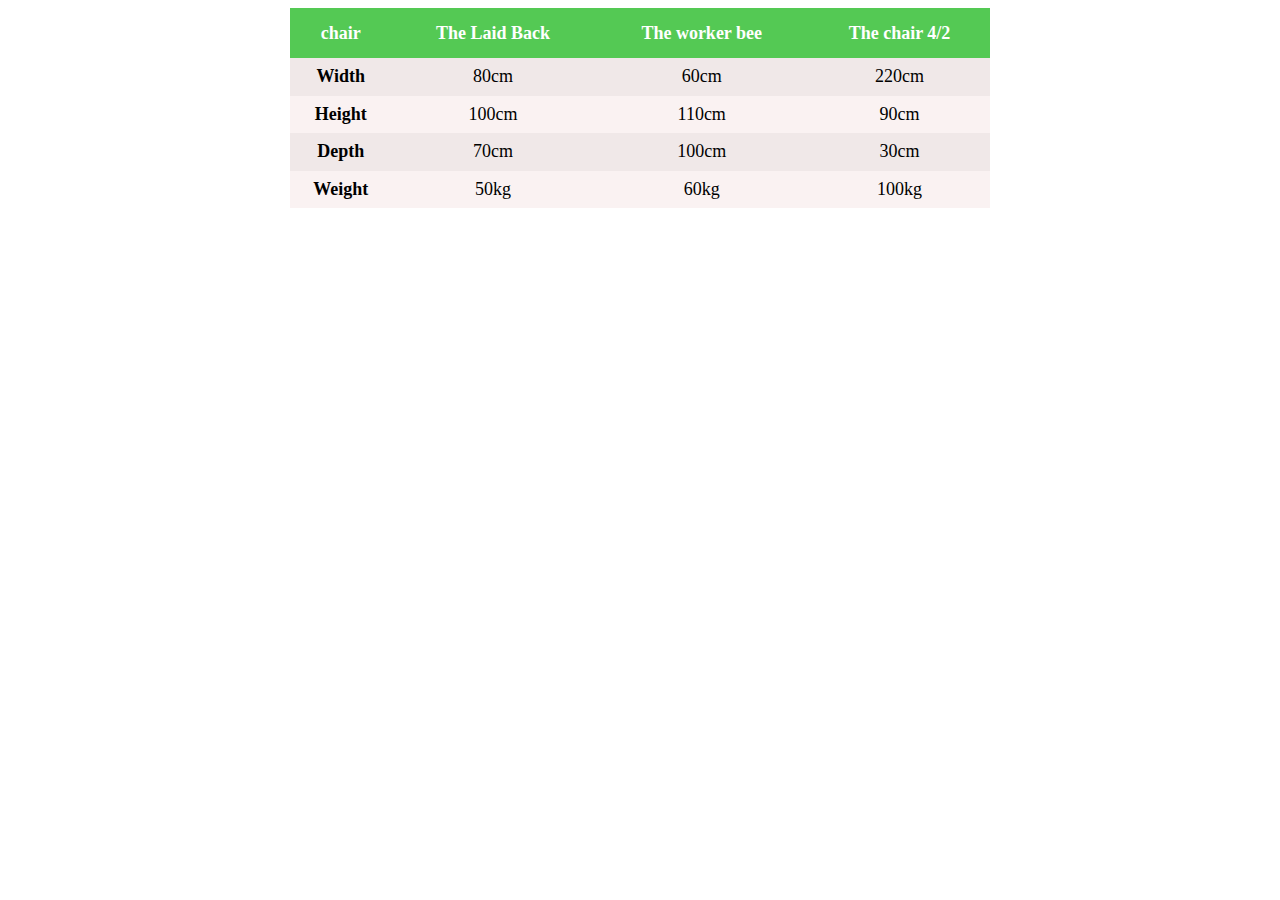
<file: 06-Components/table.html>
<!DOCTYPE html>
<html lang="en">
<head>
    <meta charset="UTF-8">
    <meta name="viewport" content="width=device-width, initial-scale=1.0">
    <title>table</title>
    <style>
        table {
            border:none;
            width: 700px;
            padding: 10x;
            margin: 0 auto;
            height: 200px;
            border-collapse: collapse;
            font-size:  18px;
        }

        tbody {
            background-color: rgb(250, 242, 242);
            border: none;
        }

        th {
           margin-bottom: 10px;
           background-color: rgb(84, 201, 84);
           color: #fff;
           padding: 10px 0;
           height: 30px;
           border: none;
           
        }
        tr {
            margin: 40px;
            border: none;
            text-align: 
        }

        table tr:nth-child(odd) {
            background-color:rgb(240, 232, 232);
        }

        td {
            text-align: center;
            border:none;
        }

        .bold {
            font-weight: bold;
        }
    </style>
</head>
<body>
    <table>
        <thead>
            <tr>
                <th>chair</th>
                <th>The Laid Back</th>
                <th>The worker bee</th>
                <th>The chair 4/2</th>
            </tr>
        </thead>
       <tbody>
        <tr>
            <td class="bold">Width</td>
            <td>80cm</td>
            <td>60cm</td>
            <td>220cm</td>
        </tr>
        <tr>
            <td class="bold">Height</td>
            <td>100cm</td>
            <td>110cm</td>
            <td>90cm</td>
        </tr>
        <tr>
            <td class="bold">Depth</td>
            <td>70cm</td>
            <td>100cm</td>
            <td>30cm</td>
        </tr>
        <tr>
            <td class="bold">Weight</td>
            <td>50kg</td>
            <td>60kg</td>
            <td>100kg</td>
        </tr>
       </tbody>
    </table>
</body>
</html>
</file>
<file: 05-Design/style.css>
/*
SPACING SYSTEM (px)
2 / 4 / 8 / 12 / 16 / 24 / 32 / 48 / 64 / 80 / 96 / 128

FONT SIZE SYSTEM (px)
10 / 12 / 14 / 16 / 18 / 20 / 24 / 30 / 36 / 44 / 52 / 62 / 74 / 86 / 98
*/


/* 
MAIN COLOR : #087f5b 
GREY COLOR : #343a40
*/
* {
  margin: 0;
  padding: 0;
  box-sizing: border-box;
}

/* ------------------------ */
/* GENERAL STYLES */
/* ------------------------ */
body {
  font-family: "Inter", sans-serif;
  color: #343a40;
  border-bottom: 8px solid #087f5b;

}

.container {
  width: 960px;
  margin: 0 auto;
}

header,
section {
  margin-bottom: 96px;
}

h2 {
  margin-bottom: 48px;
  font-size: 36px;
  letter-spacing: -0.5px;
}

.grid-3-cols {
  display: grid;
  grid-template-columns: repeat(3, 1fr);
  column-gap: 80px;
}

.btn--small{
  font-size: 12px;
  padding: 10px 20px !important;
}

.btn:link,
.btn:visited {
  background-color: #087f5b;
  padding:  16px 32px;
  color: #fff;
  text-decoration: none;
  border-radius: 8px;
  text-transform: uppercase;
  display: inline-block;
  border-radius: 50px;
}

.btn:hover,
.btn:active {
  background-color: #099268;
}

.btn--big {
  font-weight: 500;
  font-size: 18px;
}




/* ------------------------ */
/* COMPONENT STYLES */
/* ------------------------ */

/* HEADER */
header {
  display: grid;
  grid-template-columns: repeat(2, 1fr);
  column-gap: 80px;
  margin-top: 64px;
}

.header-text-box {
  align-self: center;
}

h1 {
  margin-bottom: 32px;
  font-size: 44px;
  line-height: 1.1;
  letter-spacing: -1px;
  text-shadow: 0 5px 5px rgba(0,0,0,0.1);
}

.header-text {
  margin-bottom: 24px;
  font-size: 18px;
  line-height: 1.7;
}

img {
  width: 100%;
  border-radius: 12px;
}

/* FEATURES */
.features-icon {
  stroke: #087f5b;
  width: 34px;
  height: 34px;
  margin-bottom: 24px;
}


.features-title {
  margin-bottom: 16px;
  font-size: 18px;
}

.features-text {
  line-height: 1.7;
  font-size: 18px;
}

/* TESTIMONIAL */
.testimonial-section {
  background-color: #087f5b;
  color: #fff;
  padding: 24px;
  border-radius: 12px;
}

.testimonial-box {
  grid-column: 2 / -1;
  align-self: center;
}

.testimonial-box h2 {
  margin-bottom: 24px;
  font-size: 24px;
}

.testimonial-text {
  font-style: italic;
  margin-bottom: 24px;
  font-size: 18px;
  line-height: 1.7;
  color: #e6fcf5;
}

.testimonial-author {
  color: c3fae8;
}
/* CHAIRS */

.chair {
  box-shadow: 0 20px 30px 0px rgba(0, 0, 0, 0.07);
  border-radius: 12px;

}

.chair img {
  border-bottom-left-radius: 0;
  border-bottom-right-radius: 0;
}
.chair-box {
  padding: 32px;
}

h3 {
  margin-bottom: 24px;
  font-size: 20px;
}

.chair-details {
  list-style: none;
  margin-bottom: 24px;
}

.chair-details li {
  display: flex;
  align-items: center;
  gap: 12px;
  margin-bottom: 14px;
}

.chair-details li:last-child {
  margin-bottom: 48px;
}

.chair-icon {
  stroke:#087f5b;
  width: 24px;
  height: 24px;
}

.chair-price {
  display: flex;
  justify-content: space-between;
  font-size: 20px;
  align-items: center;
}

footer {
  margin-bottom: 48px;
  font-size: 14px;
  color: #495087;
}
</file>
<file: Design/styles.css>
* {
    margin: 0;
    padding: 0;
    box-sizing: border-box;
    font-family: sans-serif;
}

img {
    width: 100%;
}

.container {
    width: 960px;
    margin: 0 auto;
}

.top{
    display: grid;
    grid-template-columns: repeat(2,1fr);
    margin-top:  50px;
    gap: 50px;
    margin-bottom:  70px;
}

.left {
    align-self: center;
}

.black-title {
    font-size: 34px;
    font-weight: bold;
    font-family: serif;
    margin-bottom: 30px;
    text-transform: uppercase;
}

.text {
    line-height: 1.5;
    margin-bottom: 30px;
}

.chairs-link {
    color: blue;
}



.right img {
    width: 100%;
    object-fit: contain;
}

.spheading {
    font-size: 28px;
    margin-bottom: 20px;
}

.special-container {
    width: 100%;
    display: grid;
    grid-template-columns: repeat(3, 1fr);
    gap: 50px;
    margin-bottom:  70px;
}

.special-heading {
    font-size: 15px;
    margin-bottom:  20px;
}

.testimony {
    display: grid;
    grid-template-columns: 1fr 2fr;
    gap: 80px;
    margin-bottom: 80px;
}

.left-testimony img {
    width: 100%;
}

.right-testimony {
    color: black;
    text-align: center;
    align-self: center;
}

.title-testimony {
    font-weight: bold;
    font-size: 24px;
    margin-bottom:  30px;
}

.text-testimony {
    font-style: italic;
}

.best-container {
    display: grid;
    grid-template-columns: repeat(3,1fr);
    gap: 40px;
    margin-bottom: 30px;
}

.details {
    margin-top:  20px;
    padding-left:  30px;
}

h4 {
    font-size:  20px;
    margin-bottom:  20px;
}

.details ul li {
    list-style-type: none;
    line-height: 40px;
}

.price {
    margin-top: 10px;
    display: flex;
    justify-content: space-between;
}

.bold {
    font-weight: bold;
}

.footer {
    text-align: center;
    color: white;
    background-color: black;
}
</file>
